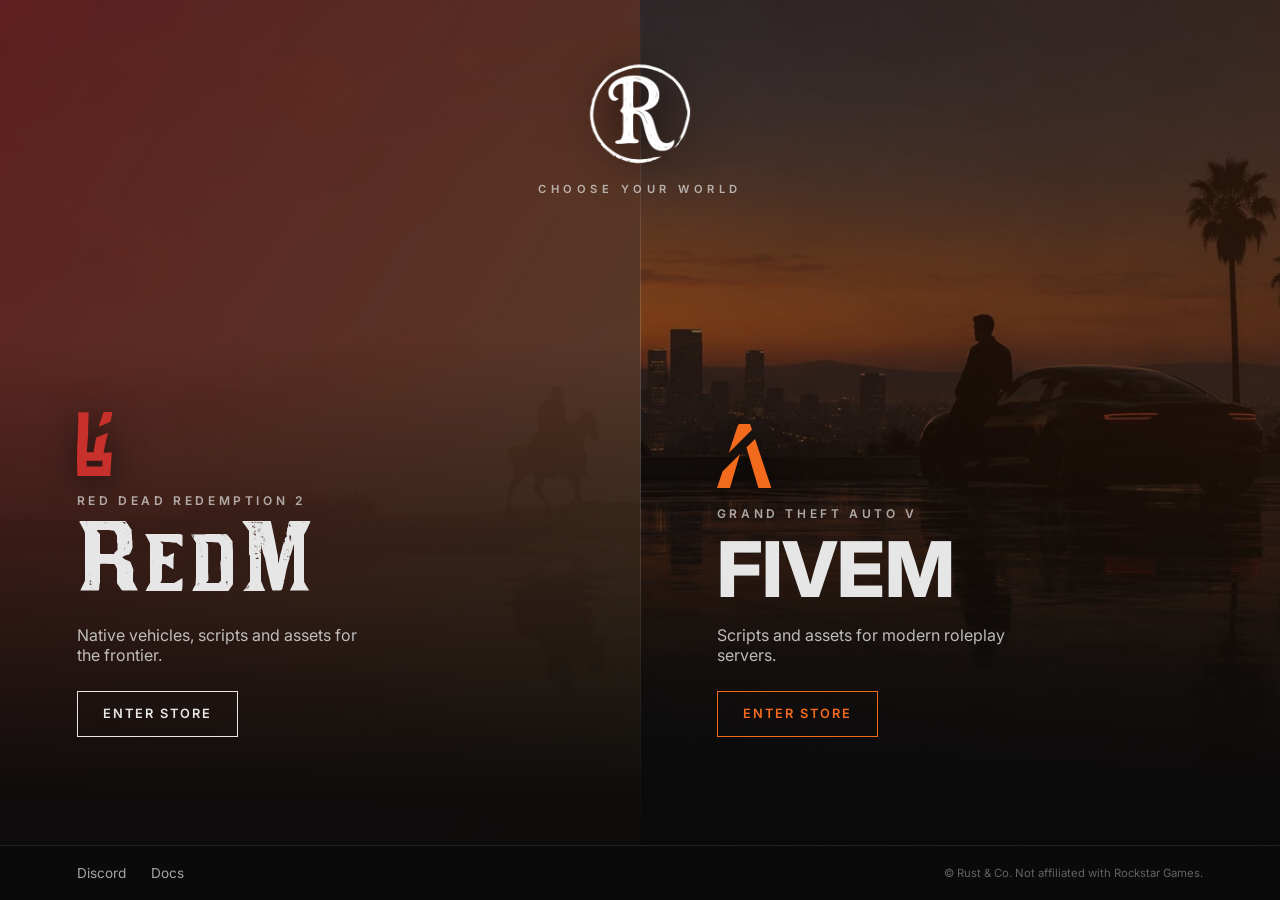
<file: index.html>
<!doctype html>
<html lang="en">
<head>
<meta charset="utf-8">
<meta name="viewport" content="width=device-width, initial-scale=1">
<title>Rust & Co. Store</title>
<meta name="description" content="Rust & Co. scripts, vehicles and assets for RedM and FiveM.">
<link rel="icon" href="logo.png">
<link rel="preconnect" href="https://fonts.googleapis.com">
<link href="https://fonts.googleapis.com/css2?family=Cinzel:wght@600;700&family=Inter:wght@400;600&display=swap" rel="stylesheet">
<style>
  @font-face {
    font-family: "RDR Lino";
    src: url("RDRLino-Regular.ttf") format("truetype");
    font-display: swap;
  }
  :root {
    --paper: #e6e6e6;
    --blood: #8b1a1a;
    --ink: #0a0a0a;
    --neon: #f26b1d; /* FiveM orange */
  }
  * { box-sizing: border-box; margin: 0; }
  html, body { height: 100%; }
  body {
    background: var(--ink);
    color: var(--paper);
    font-family: Inter, system-ui, sans-serif;
    display: flex;
    flex-direction: column;
    min-height: 100vh;
  }

  .doors { flex: 1; display: flex; position: relative; min-height: 520px; }
  .door {
    position: relative;
    flex: 1;
    display: flex;
    flex-direction: column;
    justify-content: flex-end;
    padding: 0 6vw 12vh;
    color: inherit;
    text-decoration: none;
    overflow: hidden;
    transition: flex 1.1s cubic-bezier(.25,.1,.25,1);
  }
  .door::after { /* dim layer for the side not hovered */
    content: "";
    position: absolute; inset: 0;
    background: rgba(0,0,0,0);
    transition: background 1.1s ease;
  }
  .doors:hover .door { flex: .94; }
  .doors:hover .door:hover { flex: 1.12; }
  .doors:hover .door:not(:hover)::after { background: rgba(0,0,0,.35); }

  .redm {
    background:
      linear-gradient(to top, rgba(10,10,10,.95) 5%, rgba(10,10,10,0) 60%),
      linear-gradient(120deg, rgba(139,26,26,.55), rgba(196,120,40,.25)),
      url("redm.jpg") 70% center / cover;
  }
  /* same treatment as RedM; drop a darkened GTA print in as fivem.jpg (dark gradient shows until then) */
  .fivem {
    background:
      linear-gradient(to top, rgba(10,10,10,.95) 5%, rgba(10,10,10,0) 60%),
      linear-gradient(rgba(10,10,10,.4), rgba(10,10,10,.4)),
      linear-gradient(240deg, rgba(242,107,29,.25), rgba(120,40,10,.1)),
      url("fivem.jpg") 72% center / cover,
      #1a120c;
  }

  .game-logo {
    height: 64px; width: auto;
    align-self: flex-start;
    margin-bottom: 1.2rem;
    position: relative; z-index: 1;
    filter: drop-shadow(0 4px 16px rgba(0,0,0,.6));
  }

  .tag {
    font: 600 .75rem/1 Inter, sans-serif;
    letter-spacing: .3em;
    text-transform: uppercase;
    opacity: .7;
    margin-bottom: .8rem;
    position: relative; z-index: 1;
  }
  .door h2 {
    font: 700 clamp(2.6rem, 6vw, 5.5rem)/1 Inter, sans-serif;
    letter-spacing: .02em;
    position: relative; z-index: 1;
  }
  .redm h2 { font: 400 clamp(3rem, 7vw, 6.5rem)/1 "RDR Lino", Cinzel, serif; letter-spacing: .03em; }
  .fivem h2 { font-weight: 800; text-transform: uppercase; letter-spacing: -.01em; }
  .door p {
    max-width: 30ch;
    margin: 1rem 0 1.6rem;
    opacity: .8;
    position: relative; z-index: 1;
  }
  .cta {
    align-self: flex-start;
    position: relative; z-index: 1;
    padding: .9rem 1.6rem;
    font-weight: 600;
    letter-spacing: .15em;
    text-transform: uppercase;
    font-size: .8rem;
    border: 1px solid currentColor;
    transition: background .8s ease, color .8s ease, border-color .8s ease;
  }
  .redm .cta { color: var(--paper); }
  .redm:hover .cta { background: var(--blood); border-color: var(--blood); }
  .fivem .cta { color: var(--neon); }
  .fivem:hover .cta { background: var(--neon); color: var(--ink); }

  .brand {
    position: absolute;
    top: 6vh; left: 50%;
    transform: translateX(-50%);
    z-index: 2;
    text-align: center;
    pointer-events: none;
  }
  .brand img { width: 120px; height: auto; filter: drop-shadow(0 4px 20px rgba(0,0,0,.8)); }
  .brand span {
    display: block;
    margin-top: .4rem;
    font: 600 .7rem/1 Inter, sans-serif;
    letter-spacing: .4em;
    text-transform: uppercase;
    opacity: .7;
  }
  .divider {
    position: absolute; top: 0; bottom: 0; left: 50%;
    width: 1px;
    background: linear-gradient(transparent, rgba(230,230,230,.25), transparent);
    z-index: 2;
    pointer-events: none;
    transition: opacity .4s;
  }
  .doors:hover .divider { opacity: 0; }

  footer {
    display: flex;
    flex-wrap: wrap;
    gap: 1rem 2rem;
    justify-content: space-between;
    align-items: center;
    padding: 1.2rem 6vw;
    border-top: 1px solid rgba(230,230,230,.1);
    font-size: .85rem;
  }
  footer nav { display: flex; gap: 1.6rem; }
  footer a { color: var(--paper); opacity: .7; text-decoration: none; }
  footer a:hover { opacity: 1; }
  footer small { opacity: .4; }

  @media (max-width: 760px) {
    .doors { flex-direction: column; }
    .doors:hover .door, .doors:hover .door:hover { flex: 1; }
    .doors:hover .door:not(:hover)::after { background: none; }
    .door { min-height: 46vh; padding: 0 16px 6vh; }
    .divider { display: none; }
    .brand { position: static; transform: none; padding: 24px 16px 8px; }
    .brand img { width: 72px; }
    .door { min-height: 40vh; padding-top: 24px; }
    footer { padding: 1.2rem 16px; }
  }
  @media (prefers-reduced-motion: reduce) {
    .door, .door::after { transition: none; }
  }
</style>
</head>
<body>
  <main class="doors">
    <div class="brand">
      <img src="logo.png" alt="Rust & Co.">
      <span>Choose your world</span>
    </div>
    <div class="divider"></div>

    <a class="door redm" href="https://rust-co.tebex.io">
      <svg class="game-logo" viewBox="0 0 34 60" aria-hidden="true"><path fill="#c8302b" d="M20.376 13.719L21.195 10.869L22.047 8.367L22.413 7.311L22.698 6.477L23.247 4.881L23.664 3.663L23.946 2.817L24.921 0H33.27L33.063 0.621L32.838 1.77L32.661 3.072L32.388 4.08L32.187 5.085L31.377 9.225L20.37 13.722L20.376 13.719ZM27.585 38.112L32.616 37.785L31.233 58.056V59.997H0.345L0 44.391L0.129 36.225L0.114 33.516L0.324 30.567L0.507 26.991L0.609 25.371L0.762 22.986L0.741 22.458L0.861 18.399L0.996 15.201V12.099V11.346L1.026 11.01L1.098 10.236L1.158 9.402V2.268L1.239 0.885L1.209 0.165L4.014 0.255L5.862 0.315L10.935 0.48L10.752 7.119L10.731 7.872L10.677 8.97L10.62 10.413L10.581 11.157L10.539 12.123L10.488 13.383V20.031L10.095 25.374L9.822 29.079L9.804 29.316L9.747 30.111L9.735 30.264L9.723 30.411L9.537 32.952L9.186 37.71H15.426L16.278 32.952L16.599 31.161L16.647 30.897L16.839 29.997L16.881 29.796L17.223 28.188L17.307 27.795L18.141 23.856L29.112 19.425L26.655 29.187L26.64 29.262L26.574 29.601L25.869 33.18L24.909 38.052L25.479 38.112H27.582H27.585ZM23.946 51.003L23.784 48.075L23.946 45.726H8.862L9.054 47.604V49.311L8.862 51H23.946V51.003Z"/></svg>
      <div class="tag">Red Dead Redemption 2</div>
      <h2>RedM</h2>
      <p>Native vehicles, scripts and assets for the frontier.</p>
      <span class="cta">Enter store</span>
    </a>

    <a class="door fivem" href="fivem/">
      <svg class="game-logo" viewBox="0 0 51 60" aria-hidden="true"><path fill="#f26b1d" d="M10.959 27.123L19.509 1.473C19.803 0.591 20.625 0 21.552 0H30.99L32.787 5.403L10.959 27.123ZM35.67 14.07L27.624 22.107L38.817 60H50.949L35.67 14.07ZM5.148 44.553L0 60H12.123L21.588 28.137L5.148 44.556V44.553Z"/></svg>
      <div class="tag">Grand Theft Auto V</div>
      <h2>FiveM</h2>
      <p>Scripts and assets for modern roleplay servers.</p>
      <span class="cta">Enter store</span>
    </a>
  </main>

  <footer>
    <nav>
      <a href="https://discord.gg/j67u6pbnDs">Discord</a>
      <a href="#">Docs</a>
    </nav>
    <small>© Rust & Co. Not affiliated with Rockstar Games.</small>
  </footer>
</body>
</html>
</file>
